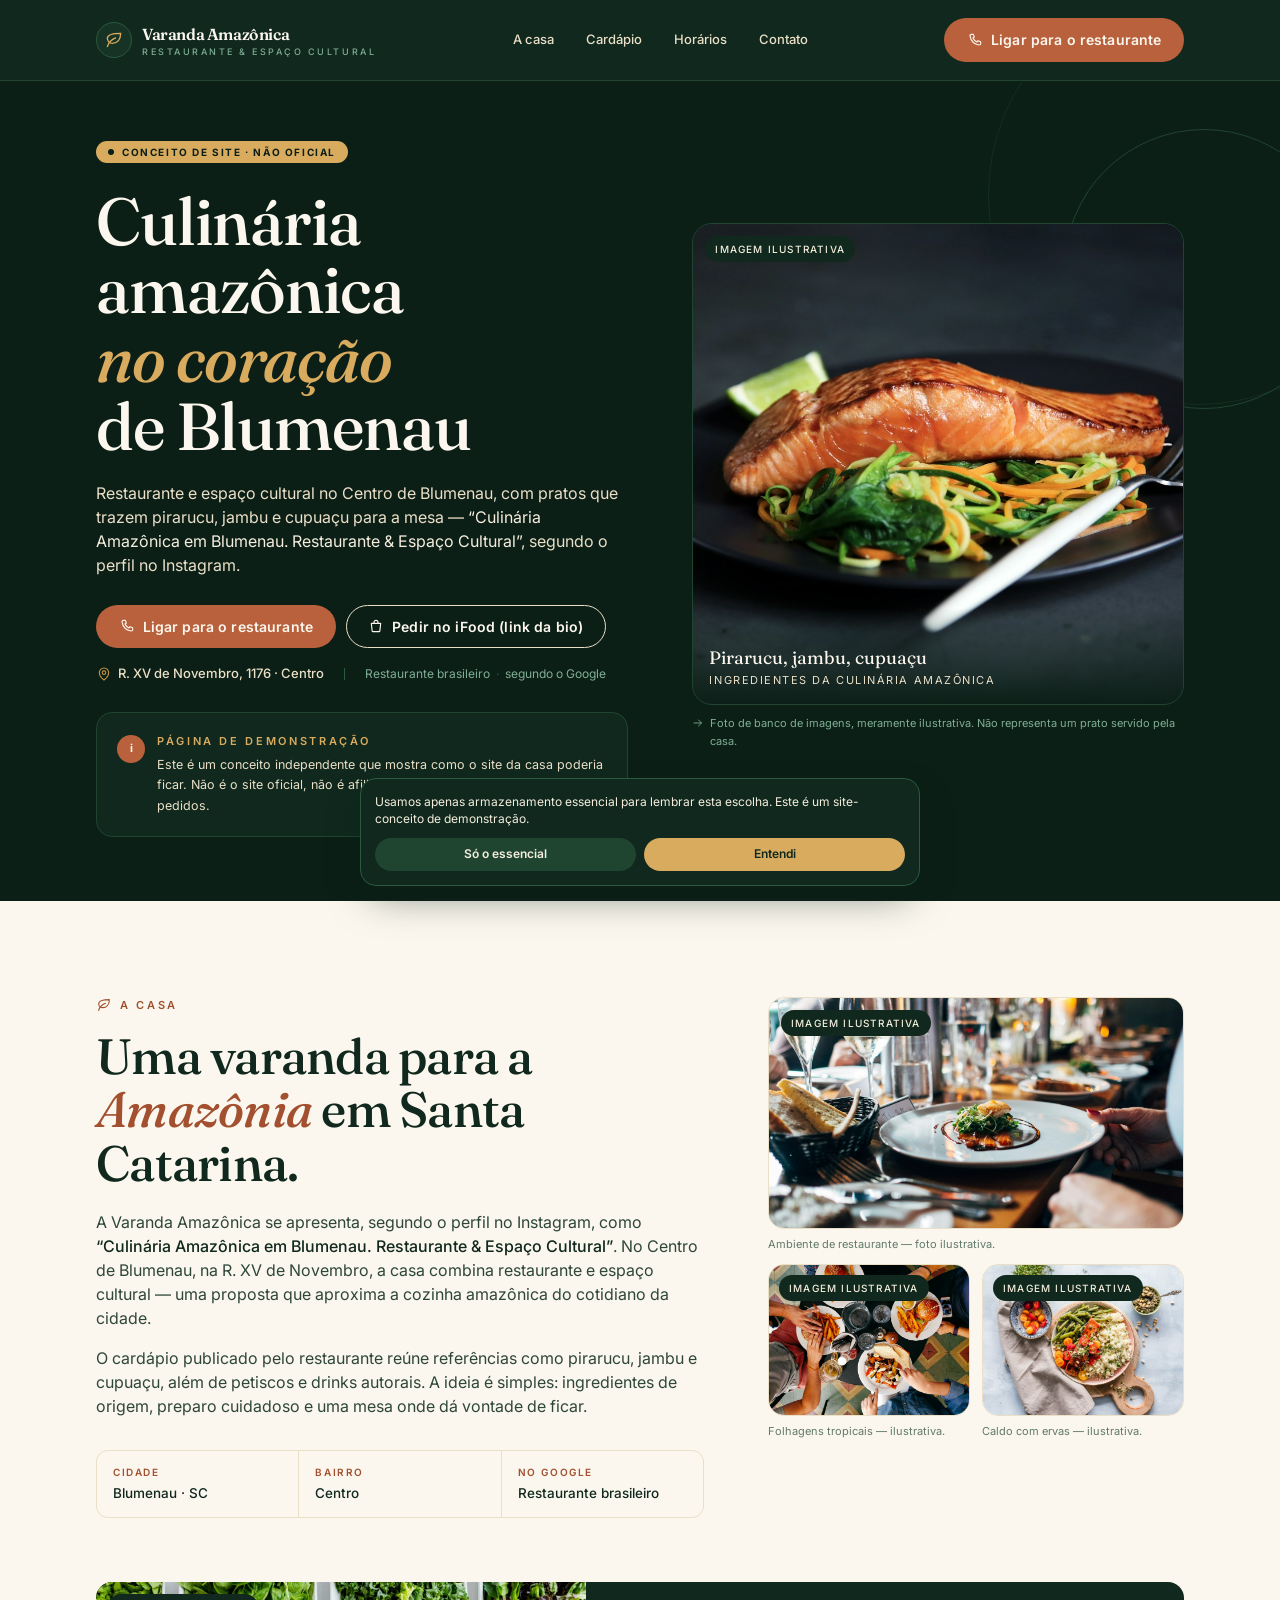
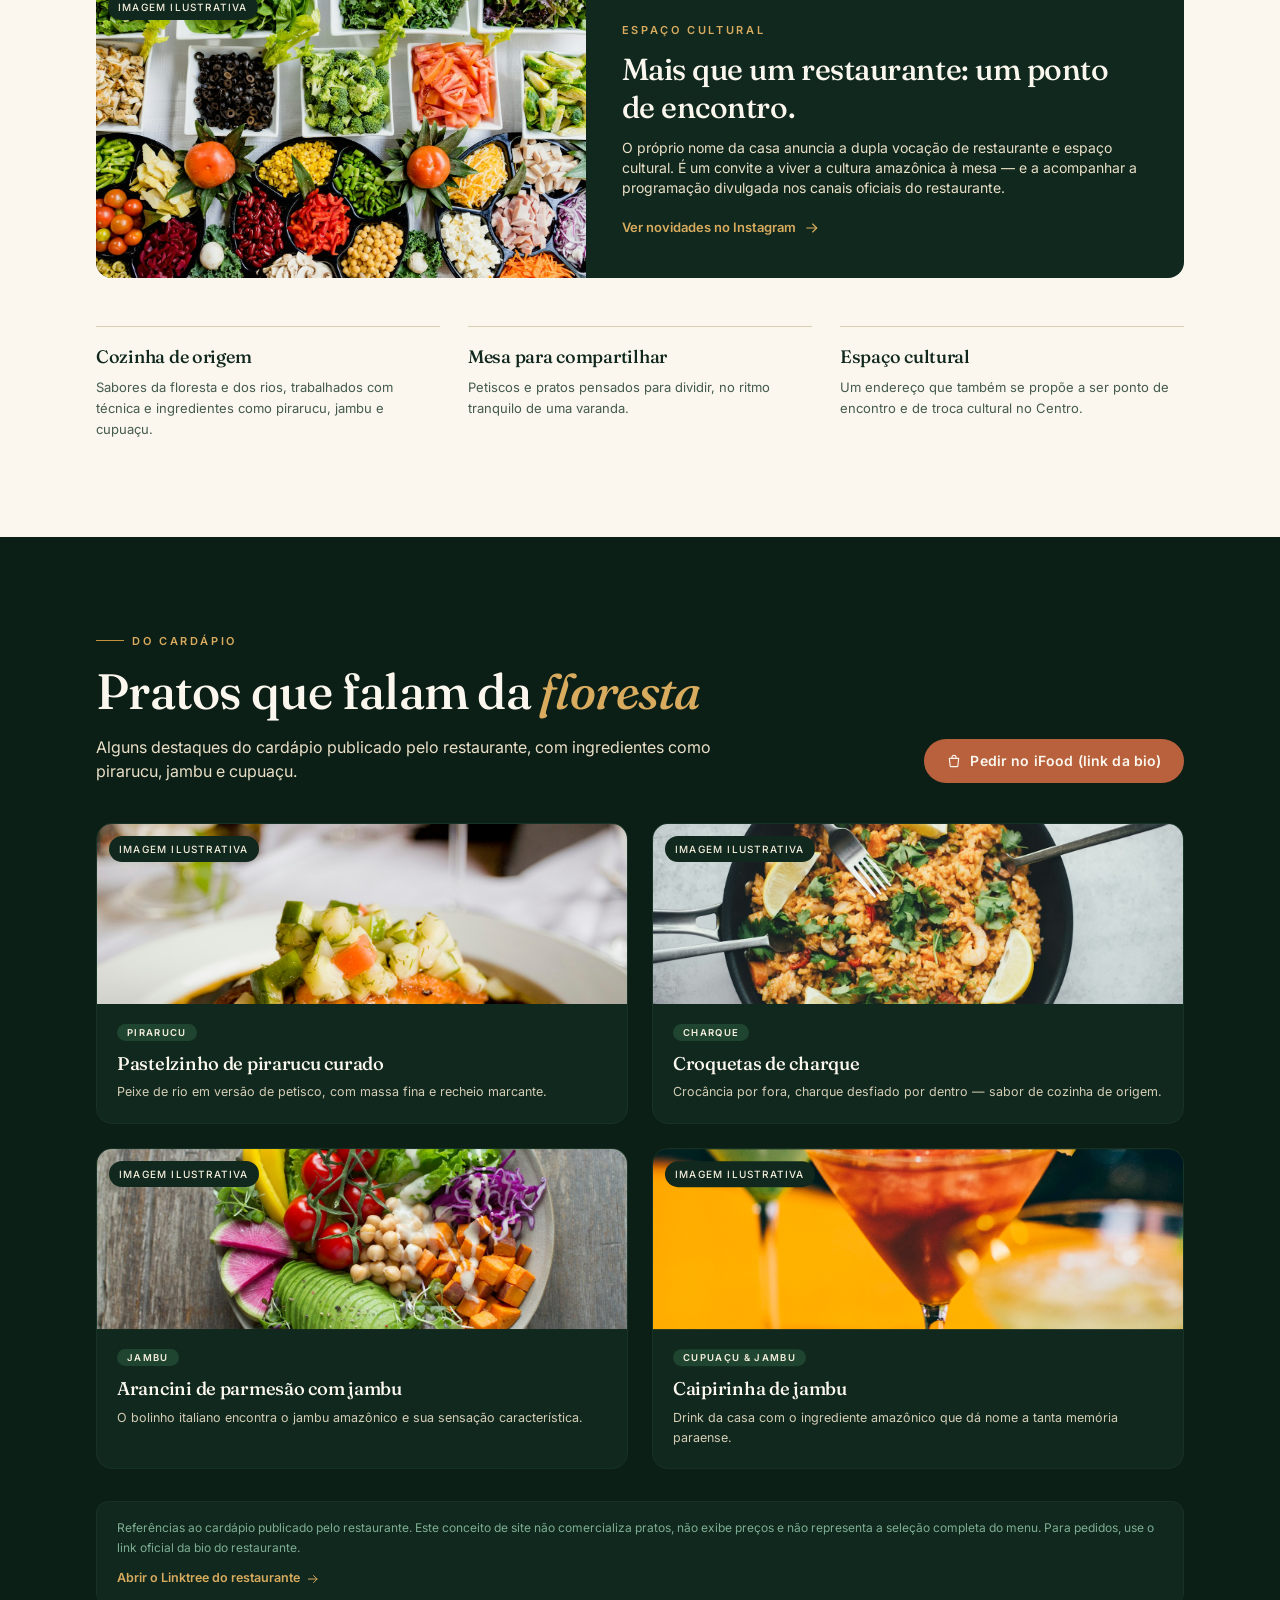
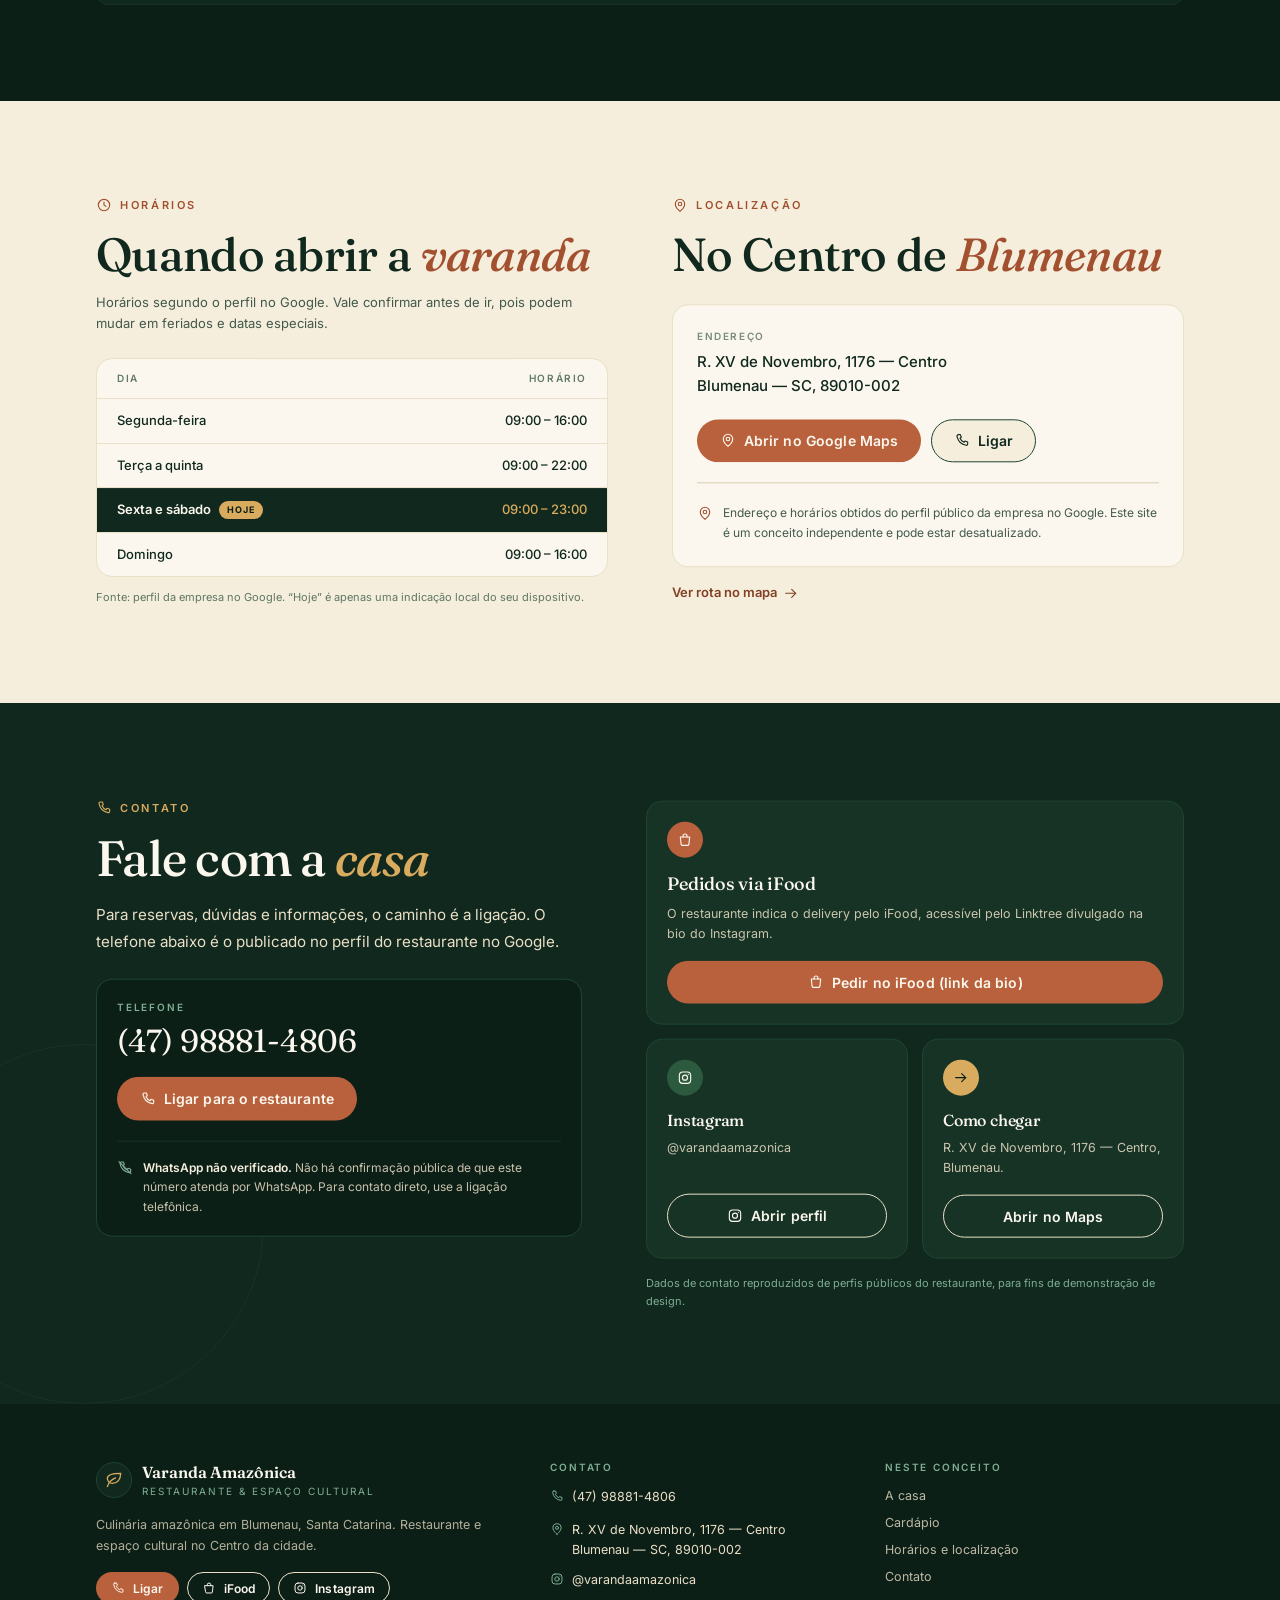
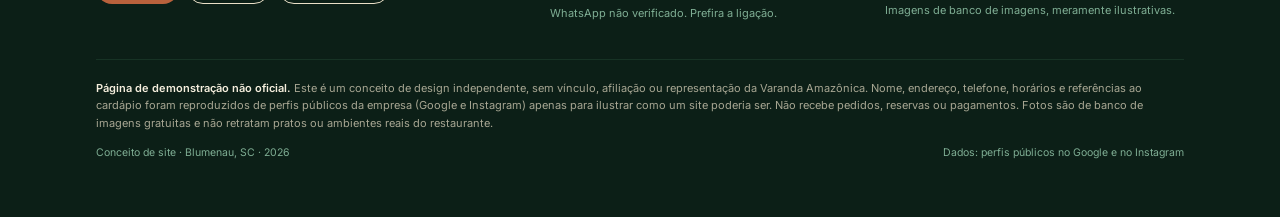
<file: index.html>
<!doctype html>
<html lang="pt-BR">
  <head>
    <meta charset="UTF-8" />
    <meta name="viewport" content="width=device-width, initial-scale=1.0" />
    <meta name="robots" content="noindex,nofollow" />
    <meta name="theme-color" content="#10281d" />
    <title>Varanda Amazônica — conceito de site (não oficial)</title>
    <meta
      name="description"
      content="Conceito de site não oficial para a Varanda Amazônica, restaurante e espaço cultural de culinária amazônica no Centro de Blumenau, SC."
    />
    <link rel="preconnect" href="https://fonts.googleapis.com" />
    <link rel="preconnect" href="https://fonts.gstatic.com" crossorigin />
    <link
      href="https://fonts.googleapis.com/css2?family=Fraunces:ital,opsz,wght@0,9..144,400;0,9..144,500;0,9..144,600;0,9..144,700;1,9..144,400&family=Inter:wght@300;400;500;600;700&display=swap"
      rel="stylesheet"
    />
    <script type="module" crossorigin src="./assets/index-Da1HeDgR.js"></script>
    <link rel="stylesheet" crossorigin href="./assets/index-jPkxBTQq.css">
  </head>
  <body>
    <div id="root"></div>
  </body>
</html>
</file>
<file: assets/index-jPkxBTQq.css>
*,:before,:after{--tw-border-spacing-x: 0;--tw-border-spacing-y: 0;--tw-translate-x: 0;--tw-translate-y: 0;--tw-rotate: 0;--tw-skew-x: 0;--tw-skew-y: 0;--tw-scale-x: 1;--tw-scale-y: 1;--tw-pan-x: ;--tw-pan-y: ;--tw-pinch-zoom: ;--tw-scroll-snap-strictness: proximity;--tw-gradient-from-position: ;--tw-gradient-via-position: ;--tw-gradient-to-position: ;--tw-ordinal: ;--tw-slashed-zero: ;--tw-numeric-figure: ;--tw-numeric-spacing: ;--tw-numeric-fraction: ;--tw-ring-inset: ;--tw-ring-offset-width: 0px;--tw-ring-offset-color: #fff;--tw-ring-color: rgb(59 130 246 / .5);--tw-ring-offset-shadow: 0 0 #0000;--tw-ring-shadow: 0 0 #0000;--tw-shadow: 0 0 #0000;--tw-shadow-colored: 0 0 #0000;--tw-blur: ;--tw-brightness: ;--tw-contrast: ;--tw-grayscale: ;--tw-hue-rotate: ;--tw-invert: ;--tw-saturate: ;--tw-sepia: ;--tw-drop-shadow: ;--tw-backdrop-blur: ;--tw-backdrop-brightness: ;--tw-backdrop-contrast: ;--tw-backdrop-grayscale: ;--tw-backdrop-hue-rotate: ;--tw-backdrop-invert: ;--tw-backdrop-opacity: ;--tw-backdrop-saturate: ;--tw-backdrop-sepia: ;--tw-contain-size: ;--tw-contain-layout: ;--tw-contain-paint: ;--tw-contain-style: }::backdrop{--tw-border-spacing-x: 0;--tw-border-spacing-y: 0;--tw-translate-x: 0;--tw-translate-y: 0;--tw-rotate: 0;--tw-skew-x: 0;--tw-skew-y: 0;--tw-scale-x: 1;--tw-scale-y: 1;--tw-pan-x: ;--tw-pan-y: ;--tw-pinch-zoom: ;--tw-scroll-snap-strictness: proximity;--tw-gradient-from-position: ;--tw-gradient-via-position: ;--tw-gradient-to-position: ;--tw-ordinal: ;--tw-slashed-zero: ;--tw-numeric-figure: ;--tw-numeric-spacing: ;--tw-numeric-fraction: ;--tw-ring-inset: ;--tw-ring-offset-width: 0px;--tw-ring-offset-color: #fff;--tw-ring-color: rgb(59 130 246 / .5);--tw-ring-offset-shadow: 0 0 #0000;--tw-ring-shadow: 0 0 #0000;--tw-shadow: 0 0 #0000;--tw-shadow-colored: 0 0 #0000;--tw-blur: ;--tw-brightness: ;--tw-contrast: ;--tw-grayscale: ;--tw-hue-rotate: ;--tw-invert: ;--tw-saturate: ;--tw-sepia: ;--tw-drop-shadow: ;--tw-backdrop-blur: ;--tw-backdrop-brightness: ;--tw-backdrop-contrast: ;--tw-backdrop-grayscale: ;--tw-backdrop-hue-rotate: ;--tw-backdrop-invert: ;--tw-backdrop-opacity: ;--tw-backdrop-saturate: ;--tw-backdrop-sepia: ;--tw-contain-size: ;--tw-contain-layout: ;--tw-contain-paint: ;--tw-contain-style: }*,:before,:after{box-sizing:border-box;border-width:0;border-style:solid;border-color:#e5e7eb}:before,:after{--tw-content: ""}html,:host{line-height:1.5;-webkit-text-size-adjust:100%;-moz-tab-size:4;-o-tab-size:4;tab-size:4;font-family:Inter,system-ui,sans-serif;font-feature-settings:normal;font-variation-settings:normal;-webkit-tap-highlight-color:transparent}body{margin:0;line-height:inherit}hr{height:0;color:inherit;border-top-width:1px}abbr:where([title]){-webkit-text-decoration:underline dotted;text-decoration:underline dotted}h1,h2,h3,h4,h5,h6{font-size:inherit;font-weight:inherit}a{color:inherit;text-decoration:inherit}b,strong{font-weight:bolder}code,kbd,samp,pre{font-family:ui-monospace,SFMono-Regular,Menlo,Monaco,Consolas,Liberation Mono,Courier New,monospace;font-feature-settings:normal;font-variation-settings:normal;font-size:1em}small{font-size:80%}sub,sup{font-size:75%;line-height:0;position:relative;vertical-align:baseline}sub{bottom:-.25em}sup{top:-.5em}table{text-indent:0;border-color:inherit;border-collapse:collapse}button,input,optgroup,select,textarea{font-family:inherit;font-feature-settings:inherit;font-variation-settings:inherit;font-size:100%;font-weight:inherit;line-height:inherit;letter-spacing:inherit;color:inherit;margin:0;padding:0}button,select{text-transform:none}button,input:where([type=button]),input:where([type=reset]),input:where([type=submit]){-webkit-appearance:button;background-color:transparent;background-image:none}:-moz-focusring{outline:auto}:-moz-ui-invalid{box-shadow:none}progress{vertical-align:baseline}::-webkit-inner-spin-button,::-webkit-outer-spin-button{height:auto}[type=search]{-webkit-appearance:textfield;outline-offset:-2px}::-webkit-search-decoration{-webkit-appearance:none}::-webkit-file-upload-button{-webkit-appearance:button;font:inherit}summary{display:list-item}blockquote,dl,dd,h1,h2,h3,h4,h5,h6,hr,figure,p,pre{margin:0}fieldset{margin:0;padding:0}legend{padding:0}ol,ul,menu{list-style:none;margin:0;padding:0}dialog{padding:0}textarea{resize:vertical}input::-moz-placeholder,textarea::-moz-placeholder{opacity:1;color:#9ca3af}input::placeholder,textarea::placeholder{opacity:1;color:#9ca3af}button,[role=button]{cursor:pointer}:disabled{cursor:default}img,svg,video,canvas,audio,iframe,embed,object{display:block;vertical-align:middle}img,video{max-width:100%;height:auto}[hidden]:where(:not([hidden=until-found])){display:none}:root{--header-h: 64px;--cream: #fbf7ee;--forest: #10281d}@media (min-width: 768px){:root{--header-h: 80px}}html{scroll-behavior:smooth;-webkit-text-size-adjust:100%}body{margin:0;background-color:var(--cream);color:#10281d;font-family:Inter,system-ui,sans-serif;-webkit-font-smoothing:antialiased;overflow-x:hidden}::-moz-selection{background:#b9613c;color:#fbf7ee}::selection{background:#b9613c;color:#fbf7ee}h1,h2,h3{font-family:Fraunces,Georgia,serif;font-weight:500;letter-spacing:-.015em}img,video{max-width:100%;display:block}section[id]{scroll-margin-top:calc(var(--header-h) + 8px)}:focus-visible{outline:3px solid #d8ab5e;outline-offset:3px}.btn{display:inline-flex;align-items:center;justify-content:center;gap:.5rem;border-radius:999px;padding:.8rem 1.35rem;font-family:Inter,system-ui,sans-serif;font-size:.875rem;font-weight:600;line-height:1.1;letter-spacing:.01em;text-decoration:none;border:1px solid transparent;transition:background-color .2s ease,color .2s ease,border-color .2s ease;cursor:pointer}.btn-clay{background-color:#b9613c;color:#fbf7ee}.btn-clay:hover{background-color:#824025}.btn-cream{background-color:#f5eedd;color:#10281d}.btn-cream:hover{background-color:#eadfc7}.btn-outline-light{background-color:transparent;border-color:#eadfc7;color:#fbf7ee}.btn-outline-light:hover{background-color:#f5eedd;color:#10281d}.eyebrow{font-family:Inter,system-ui,sans-serif;font-size:.6875rem;font-weight:600;letter-spacing:.24em;text-transform:uppercase}.photo-badge{position:absolute;z-index:2;background-color:#10281d;color:#f5eedd;font-family:Inter,system-ui,sans-serif;font-size:.625rem;font-weight:500;letter-spacing:.12em;text-transform:uppercase;line-height:1;padding:.5rem .625rem;border-radius:999px;white-space:nowrap}.grain{position:relative;isolation:isolate}.grain:before{content:"";position:fixed;top:0;right:0;bottom:0;left:0;z-index:-1;pointer-events:none;opacity:.06;background-image:repeating-linear-gradient(0deg,#0c1f17 0 1px,transparent 1px 3px),repeating-linear-gradient(90deg,#0c1f17 0 1px,transparent 1px 4px)}.sr-only{position:absolute;width:1px;height:1px;padding:0;margin:-1px;overflow:hidden;clip:rect(0,0,0,0);white-space:nowrap;border-width:0}.pointer-events-none{pointer-events:none}.visible{visibility:visible}.absolute{position:absolute}.relative{position:relative}.inset-0{top:0;right:0;bottom:0;left:0}.inset-x-0{left:0;right:0}.-left-24{left:-6rem}.-right-16{right:-4rem}.-right-32{right:-8rem}.-top-24{top:-6rem}.bottom-0{bottom:0}.left-2\.5{left:.625rem}.left-3{left:.75rem}.top-12{top:3rem}.top-2\.5{top:.625rem}.top-3{top:.75rem}.col-span-2{grid-column:span 2 / span 2}.m-0{margin:0}.mx-auto{margin-left:auto;margin-right:auto}.my-5{margin-top:1.25rem;margin-bottom:1.25rem}.mb-3{margin-bottom:.75rem}.mb-4{margin-bottom:1rem}.mt-0\.5{margin-top:.125rem}.mt-1{margin-top:.25rem}.mt-1\.5{margin-top:.375rem}.mt-10{margin-top:2.5rem}.mt-12{margin-top:3rem}.mt-14{margin-top:3.5rem}.mt-2{margin-top:.5rem}.mt-2\.5{margin-top:.625rem}.mt-3{margin-top:.75rem}.mt-4{margin-top:1rem}.mt-5{margin-top:1.25rem}.mt-6{margin-top:1.5rem}.mt-7{margin-top:1.75rem}.mt-8{margin-top:2rem}.mt-9{margin-top:2.25rem}.block{display:block}.flex{display:flex}.inline-flex{display:inline-flex}.table{display:table}.grid{display:grid}.hidden{display:none}.h-1\.5{height:.375rem}.h-10{height:2.5rem}.h-16{height:4rem}.h-24{height:6rem}.h-3{height:.75rem}.h-3\.5{height:.875rem}.h-4{height:1rem}.h-5{height:1.25rem}.h-7{height:1.75rem}.h-9{height:2.25rem}.h-\[130px\]{height:130px}.h-\[168px\]{height:168px}.h-\[190px\]{height:190px}.h-\[280px\]{height:280px}.h-\[300px\]{height:300px}.h-\[360px\]{height:360px}.h-\[420px\]{height:420px}.h-full{height:100%}.h-px{height:1px}.min-h-\[180px\]{min-height:180px}.min-h-screen{min-height:100vh}.w-1\.5{width:.375rem}.w-10{width:2.5rem}.w-3{width:.75rem}.w-3\.5{width:.875rem}.w-4{width:1rem}.w-5{width:1.25rem}.w-7{width:1.75rem}.w-9{width:2.25rem}.w-\[280px\]{width:280px}.w-\[360px\]{width:360px}.w-\[420px\]{width:420px}.w-full{width:100%}.w-px{width:1px}.min-w-0{min-width:0px}.max-w-6xl{max-width:72rem}.max-w-\[26rem\]{max-width:26rem}.max-w-\[32rem\]{max-width:32rem}.max-w-\[34rem\]{max-width:34rem}.max-w-\[38rem\]{max-width:38rem}.flex-1{flex:1 1 0%}.shrink-0{flex-shrink:0}.border-collapse{border-collapse:collapse}.grid-cols-1{grid-template-columns:repeat(1,minmax(0,1fr))}.grid-cols-2{grid-template-columns:repeat(2,minmax(0,1fr))}.flex-col{flex-direction:column}.flex-wrap{flex-wrap:wrap}.items-start{align-items:flex-start}.items-end{align-items:flex-end}.items-center{align-items:center}.justify-center{justify-content:center}.justify-between{justify-content:space-between}.gap-0{gap:0px}.gap-1\.5{gap:.375rem}.gap-10{gap:2.5rem}.gap-2{gap:.5rem}.gap-2\.5{gap:.625rem}.gap-3{gap:.75rem}.gap-3\.5{gap:.875rem}.gap-4{gap:1rem}.gap-6{gap:1.5rem}.gap-8{gap:2rem}.gap-9{gap:2.25rem}.gap-px{gap:1px}.gap-x-2{-moz-column-gap:.5rem;column-gap:.5rem}.gap-x-4{-moz-column-gap:1rem;column-gap:1rem}.gap-x-5{-moz-column-gap:1.25rem;column-gap:1.25rem}.gap-y-1{row-gap:.25rem}.gap-y-2{row-gap:.5rem}.space-y-2>:not([hidden])~:not([hidden]){--tw-space-y-reverse: 0;margin-top:calc(.5rem * calc(1 - var(--tw-space-y-reverse)));margin-bottom:calc(.5rem * var(--tw-space-y-reverse))}.space-y-2\.5>:not([hidden])~:not([hidden]){--tw-space-y-reverse: 0;margin-top:calc(.625rem * calc(1 - var(--tw-space-y-reverse)));margin-bottom:calc(.625rem * var(--tw-space-y-reverse))}.overflow-hidden{overflow:hidden}.overflow-y-auto{overflow-y:auto}.truncate{overflow:hidden;text-overflow:ellipsis;white-space:nowrap}.whitespace-nowrap{white-space:nowrap}.break-words{overflow-wrap:break-word}.rounded-2xl{border-radius:1rem}.rounded-\[20px\]{border-radius:20px}.rounded-full{border-radius:9999px}.rounded-xl{border-radius:.75rem}.border{border-width:1px}.border-b{border-bottom-width:1px}.border-t{border-top-width:1px}.border-cream-200{--tw-border-opacity: 1;border-color:rgb(234 223 199 / var(--tw-border-opacity, 1))}.border-forest-600{--tw-border-opacity: 1;border-color:rgb(43 90 63 / var(--tw-border-opacity, 1))}.border-forest-700{--tw-border-opacity: 1;border-color:rgb(31 69 49 / var(--tw-border-opacity, 1))}.border-forest-800{--tw-border-opacity: 1;border-color:rgb(23 51 37 / var(--tw-border-opacity, 1))}.border-forest-800\/70{border-color:#173325b3}.bg-clay-500{--tw-bg-opacity: 1;background-color:rgb(185 97 60 / var(--tw-bg-opacity, 1))}.bg-cream-100{--tw-bg-opacity: 1;background-color:rgb(245 238 221 / var(--tw-bg-opacity, 1))}.bg-cream-200{--tw-bg-opacity: 1;background-color:rgb(234 223 199 / var(--tw-bg-opacity, 1))}.bg-cream-50{--tw-bg-opacity: 1;background-color:rgb(251 247 238 / var(--tw-bg-opacity, 1))}.bg-forest-600{--tw-bg-opacity: 1;background-color:rgb(43 90 63 / var(--tw-bg-opacity, 1))}.bg-forest-700{--tw-bg-opacity: 1;background-color:rgb(31 69 49 / var(--tw-bg-opacity, 1))}.bg-forest-800{--tw-bg-opacity: 1;background-color:rgb(23 51 37 / var(--tw-bg-opacity, 1))}.bg-forest-900{--tw-bg-opacity: 1;background-color:rgb(16 40 29 / var(--tw-bg-opacity, 1))}.bg-forest-950{--tw-bg-opacity: 1;background-color:rgb(12 31 23 / var(--tw-bg-opacity, 1))}.bg-gold-400{--tw-bg-opacity: 1;background-color:rgb(216 171 94 / var(--tw-bg-opacity, 1))}.bg-gold-500{--tw-bg-opacity: 1;background-color:rgb(196 145 63 / var(--tw-bg-opacity, 1))}.bg-gradient-to-t{background-image:linear-gradient(to top,var(--tw-gradient-stops))}.from-forest-950{--tw-gradient-from: #0c1f17 var(--tw-gradient-from-position);--tw-gradient-to: rgb(12 31 23 / 0) var(--tw-gradient-to-position);--tw-gradient-stops: var(--tw-gradient-from), var(--tw-gradient-to)}.to-forest-950\/0{--tw-gradient-to: rgb(12 31 23 / 0) var(--tw-gradient-to-position)}.object-cover{-o-object-fit:cover;object-fit:cover}.p-4{padding:1rem}.p-5{padding:1.25rem}.\!px-3\.5{padding-left:.875rem!important;padding-right:.875rem!important}.\!py-2{padding-top:.5rem!important;padding-bottom:.5rem!important}.px-2{padding-left:.5rem;padding-right:.5rem}.px-2\.5{padding-left:.625rem;padding-right:.625rem}.px-3{padding-left:.75rem;padding-right:.75rem}.px-4{padding-left:1rem;padding-right:1rem}.px-5{padding-left:1.25rem;padding-right:1.25rem}.py-0\.5{padding-top:.125rem;padding-bottom:.125rem}.py-1{padding-top:.25rem;padding-bottom:.25rem}.py-1\.5{padding-top:.375rem;padding-bottom:.375rem}.py-12{padding-top:3rem;padding-bottom:3rem}.py-16{padding-top:4rem;padding-bottom:4rem}.py-2{padding-top:.5rem;padding-bottom:.5rem}.py-3{padding-top:.75rem;padding-bottom:.75rem}.py-3\.5{padding-top:.875rem;padding-bottom:.875rem}.py-4{padding-top:1rem;padding-bottom:1rem}.py-7{padding-top:1.75rem;padding-bottom:1.75rem}.pb-14{padding-bottom:3.5rem}.pb-8{padding-bottom:2rem}.pt-12{padding-top:3rem}.pt-4{padding-top:1rem}.pt-5{padding-top:1.25rem}.text-left{text-align:left}.text-right{text-align:right}.font-display{font-family:Fraunces,Georgia,serif}.font-sans{font-family:Inter,system-ui,sans-serif}.\!text-\[12px\]{font-size:12px!important}.text-\[0\.95rem\]{font-size:.95rem}.text-\[1\.15rem\]{font-size:1.15rem}.text-\[10\.5px\]{font-size:10.5px}.text-\[10px\]{font-size:10px}.text-\[11px\]{font-size:11px}.text-\[12\.5px\]{font-size:12.5px}.text-\[12px\]{font-size:12px}.text-\[13\.5px\]{font-size:13.5px}.text-\[13px\]{font-size:13px}.text-\[15px\]{font-size:15px}.text-\[9\.5px\]{font-size:9.5px}.text-\[9px\]{font-size:9px}.text-\[clamp\(1\.4rem\,4\.6vw\,1\.9rem\)\]{font-size:clamp(1.4rem,4.6vw,1.9rem)}.text-\[clamp\(1\.5rem\,6vw\,2rem\)\]{font-size:clamp(1.5rem,6vw,2rem)}.text-\[clamp\(1\.9rem\,6\.4vw\,2\.9rem\)\]{font-size:clamp(1.9rem,6.4vw,2.9rem)}.text-\[clamp\(1\.9rem\,6\.6vw\,3\.1rem\)\]{font-size:clamp(1.9rem,6.6vw,3.1rem)}.text-\[clamp\(2\.35rem\,8\.6vw\,4\.15rem\)\]{font-size:clamp(2.35rem,8.6vw,4.15rem)}.text-base{font-size:1rem;line-height:1.5rem}.text-lg{font-size:1.125rem;line-height:1.75rem}.font-bold{font-weight:700}.font-medium{font-weight:500}.font-semibold{font-weight:600}.uppercase{text-transform:uppercase}.italic{font-style:italic}.not-italic{font-style:normal}.leading-\[1\.03\]{line-height:1.03}.leading-\[1\.08\]{line-height:1.08}.leading-\[1\.75\]{line-height:1.75}.leading-none{line-height:1}.leading-relaxed{line-height:1.625}.leading-snug{line-height:1.375}.leading-tight{line-height:1.25}.tracking-\[0\.14em\]{letter-spacing:.14em}.tracking-\[0\.16em\]{letter-spacing:.16em}.tracking-\[0\.18em\]{letter-spacing:.18em}.tracking-\[0\.1em\]{letter-spacing:.1em}.tracking-\[0\.2em\]{letter-spacing:.2em}.tracking-tight{letter-spacing:-.025em}.tracking-widest2{letter-spacing:.28em}.text-clay-600{--tw-text-opacity: 1;color:rgb(162 80 47 / var(--tw-text-opacity, 1))}.text-clay-700{--tw-text-opacity: 1;color:rgb(130 64 37 / var(--tw-text-opacity, 1))}.text-cream-100{--tw-text-opacity: 1;color:rgb(245 238 221 / var(--tw-text-opacity, 1))}.text-cream-200{--tw-text-opacity: 1;color:rgb(234 223 199 / var(--tw-text-opacity, 1))}.text-cream-200\/70{color:#eadfc7b3}.text-cream-200\/75{color:#eadfc7bf}.text-cream-200\/80{color:#eadfc7cc}.text-cream-200\/85{color:#eadfc7d9}.text-cream-200\/90{color:#eadfc7e6}.text-cream-50{--tw-text-opacity: 1;color:rgb(251 247 238 / var(--tw-text-opacity, 1))}.text-forest-500{--tw-text-opacity: 1;color:rgb(127 174 148 / var(--tw-text-opacity, 1))}.text-forest-600{--tw-text-opacity: 1;color:rgb(43 90 63 / var(--tw-text-opacity, 1))}.text-forest-700\/60{color:#1f453199}.text-forest-700\/70{color:#1f4531b3}.text-forest-800\/80{color:#173325cc}.text-forest-800\/90{color:#173325e6}.text-forest-900{--tw-text-opacity: 1;color:rgb(16 40 29 / var(--tw-text-opacity, 1))}.text-forest-950{--tw-text-opacity: 1;color:rgb(12 31 23 / var(--tw-text-opacity, 1))}.text-gold-400{--tw-text-opacity: 1;color:rgb(216 171 94 / var(--tw-text-opacity, 1))}.text-gold-500{--tw-text-opacity: 1;color:rgb(196 145 63 / var(--tw-text-opacity, 1))}.no-underline{text-decoration-line:none}.transition{transition-property:color,background-color,border-color,text-decoration-color,fill,stroke,opacity,box-shadow,transform,filter,backdrop-filter;transition-timing-function:cubic-bezier(.4,0,.2,1);transition-duration:.15s}.transition-colors{transition-property:color,background-color,border-color,text-decoration-color,fill,stroke;transition-timing-function:cubic-bezier(.4,0,.2,1);transition-duration:.15s}.header{position:sticky;top:0;z-index:50;background-color:#10281d}.header-inner{background-color:#10281d;border-bottom:1px solid #1f4531}.header-cta{display:inline-flex}@media (max-width: 767px){.header .header-cta,.header .header-nav{display:none}}.burger{display:none;align-items:center;justify-content:center;width:42px;height:42px;border-radius:999px;border:1px solid #2b5a3f;background-color:#173325;color:#f5eedd}@media (max-width: 767px){.burger{display:inline-flex}}@media (min-width: 768px){.burger{display:none}}.mobile-overlay{position:fixed;top:0;right:0;bottom:0;left:0;z-index:90;background-color:#0c1f17;display:flex;flex-direction:column;overflow-y:auto;overscroll-behavior:contain}.mobile-overlay-link{font-family:Fraunces,Georgia,serif;font-size:1.75rem;line-height:1.15;color:#f5eedd;text-decoration:none;display:flex;align-items:baseline;gap:.75rem;padding:.7rem 0;border-bottom:1px solid #1f4531}@media (min-width: 380px){.mobile-overlay-link{font-size:2rem}}.mobile-overlay-link:hover{color:#d8ab5e}.overlay-pill{display:inline-flex;align-items:center;justify-content:center;gap:.45rem;padding:.7rem .9rem;border-radius:999px;font-family:Inter,system-ui,sans-serif;font-size:.8125rem;font-weight:600;line-height:1;text-decoration:none;color:#fbf7ee;background-color:#1f4531;white-space:nowrap;min-width:0}.overlay-pill svg{flex:none}.overlay-pill--clay{background-color:#b9613c}.overlay-legal a{color:#a7bfae;font-family:Inter,system-ui,sans-serif;font-size:.6875rem;text-decoration:underline;text-underline-offset:3px}.cookie-banner{position:fixed;left:14px;right:14px;bottom:14px;margin-inline:auto;width:auto;max-width:560px;z-index:100;background-color:#10281d;color:#f5eedd;border:1px solid #2b5a3f;border-radius:16px;padding:14px;box-shadow:0 18px 40px -12px #0c1f1799}.cookie-banner p{margin:0 0 10px;font-size:.75rem;line-height:1.45}.cookie-banner .cookie-actions{display:flex;flex-wrap:nowrap;gap:8px}.cookie-banner .cookie-actions button{flex:1 1 0;min-width:0;display:inline-flex;align-items:center;justify-content:center;border-radius:999px;padding:.6rem .5rem;font-family:Inter,system-ui,sans-serif;font-size:.75rem;font-weight:600;line-height:1;white-space:nowrap;cursor:pointer;border:1px solid transparent}.cookie-essential{background-color:#1f4531;color:#f5eedd;border-color:#3a7250}.cookie-accept{background-color:#d8ab5e;color:#10281d}.paper-line{background-image:linear-gradient(to right,#d9cdb4,#d9cdb4);height:1px}@media (prefers-reduced-motion: reduce){html{scroll-behavior:auto}*,*:before,*:after{animation-duration:.001ms!important;transition-duration:.001ms!important}}.last\:border-b-0:last-child{border-bottom-width:0px}.hover\:text-clay-600:hover{--tw-text-opacity: 1;color:rgb(162 80 47 / var(--tw-text-opacity, 1))}.hover\:text-cream-50:hover{--tw-text-opacity: 1;color:rgb(251 247 238 / var(--tw-text-opacity, 1))}.hover\:text-gold-400:hover{--tw-text-opacity: 1;color:rgb(216 171 94 / var(--tw-text-opacity, 1))}.focus\:not-sr-only:focus{position:static;width:auto;height:auto;padding:0;margin:0;overflow:visible;clip:auto;white-space:normal}.focus\:fixed:focus{position:fixed}.focus\:left-4:focus{left:1rem}.focus\:top-4:focus{top:1rem}.focus\:z-\[200\]:focus{z-index:200}.focus\:rounded-full:focus{border-radius:9999px}.focus\:bg-cream-50:focus{--tw-bg-opacity: 1;background-color:rgb(251 247 238 / var(--tw-bg-opacity, 1))}.focus\:px-4:focus{padding-left:1rem;padding-right:1rem}.focus\:py-2:focus{padding-top:.5rem;padding-bottom:.5rem}.focus\:text-sm:focus{font-size:.875rem;line-height:1.25rem}.focus\:font-semibold:focus{font-weight:600}.focus\:text-forest-900:focus{--tw-text-opacity: 1;color:rgb(16 40 29 / var(--tw-text-opacity, 1))}@media (min-width: 640px){.sm\:col-span-2{grid-column:span 2 / span 2}.sm\:mt-6{margin-top:1.5rem}.sm\:block{display:block}.sm\:h-\[150px\]{height:150px}.sm\:h-\[180px\]{height:180px}.sm\:h-\[230px\]{height:230px}.sm\:h-\[360px\]{height:360px}.sm\:w-auto{width:auto}.sm\:grid-cols-2{grid-template-columns:repeat(2,minmax(0,1fr))}.sm\:grid-cols-3{grid-template-columns:repeat(3,minmax(0,1fr))}.sm\:flex-row{flex-direction:row}.sm\:flex-wrap{flex-wrap:wrap}.sm\:items-center{align-items:center}.sm\:justify-between{justify-content:space-between}.sm\:gap-5{gap:1.25rem}.sm\:gap-7{gap:1.75rem}.sm\:p-5{padding:1.25rem}.sm\:p-6{padding:1.5rem}.sm\:px-5{padding-left:1.25rem;padding-right:1.25rem}.sm\:px-6{padding-left:1.5rem;padding-right:1.5rem}.sm\:px-7{padding-left:1.75rem;padding-right:1.75rem}.sm\:py-14{padding-top:3.5rem;padding-bottom:3.5rem}.sm\:py-20{padding-top:5rem;padding-bottom:5rem}.sm\:py-8{padding-top:2rem;padding-bottom:2rem}.sm\:text-base{font-size:1rem;line-height:1.5rem}.sm\:text-sm{font-size:.875rem;line-height:1.25rem}}@media (min-width: 768px){.md\:col-span-5{grid-column:span 5 / span 5}.md\:col-span-7{grid-column:span 7 / span 7}.md\:mt-16{margin-top:4rem}.md\:hidden{display:none}.md\:h-20{height:5rem}.md\:h-\[440px\]{height:440px}.md\:min-h-\[260px\]{min-height:260px}.md\:min-h-\[calc\(100svh-80px\)\]{min-height:calc(100svh - 80px)}.md\:max-w-2xl{max-width:42rem}.md\:grid-cols-12{grid-template-columns:repeat(12,minmax(0,1fr))}.md\:grid-cols-2{grid-template-columns:repeat(2,minmax(0,1fr))}.md\:grid-cols-\[0\.95fr_1\.05fr\]{grid-template-columns:.95fr 1.05fr}.md\:grid-cols-\[0\.9fr_1\.1fr\]{grid-template-columns:.9fr 1.1fr}.md\:grid-cols-\[1\.04fr_0\.96fr\]{grid-template-columns:1.04fr .96fr}.md\:flex-row{flex-direction:row}.md\:items-end{align-items:flex-end}.md\:items-center{align-items:center}.md\:justify-between{justify-content:space-between}.md\:gap-10{gap:2.5rem}.md\:gap-12{gap:3rem}.md\:px-8{padding-left:2rem;padding-right:2rem}.md\:px-9{padding-left:2.25rem;padding-right:2.25rem}.md\:py-10{padding-top:2.5rem;padding-bottom:2.5rem}.md\:py-24{padding-top:6rem;padding-bottom:6rem}.md\:pb-12{padding-bottom:3rem}.md\:pt-10{padding-top:2.5rem}}@media (min-width: 1024px){.lg\:h-\[480px\]{height:480px}.lg\:grid-cols-\[1\.4fr_1fr_1fr\]{grid-template-columns:1.4fr 1fr 1fr}.lg\:gap-16{gap:4rem}.lg\:gap-6{gap:1.5rem}}
</file>
